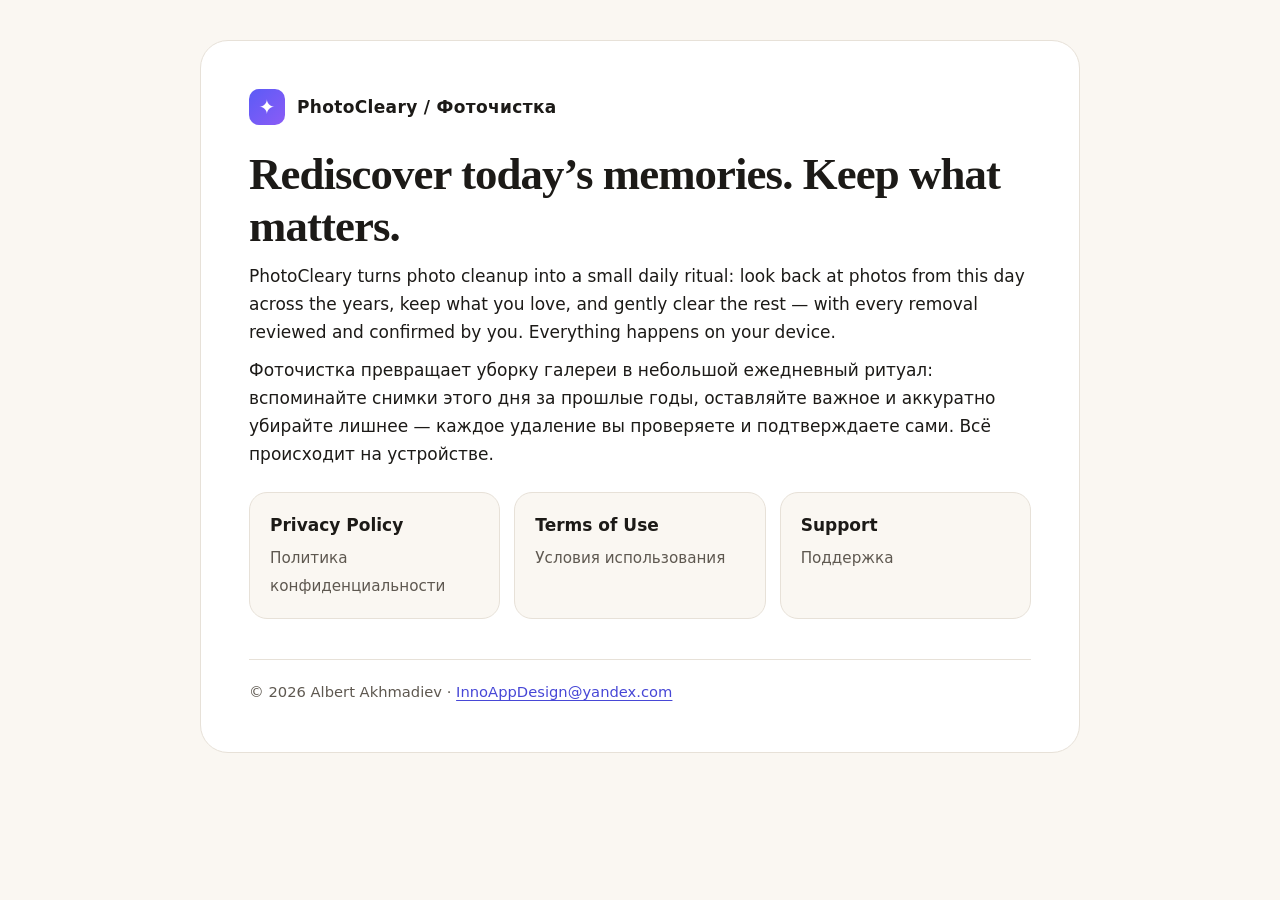
<file: index.html>
<!doctype html>
<html lang="en">
<head>
<meta charset="utf-8">
<meta name="viewport" content="width=device-width, initial-scale=1">
<title>PhotoCleary / Фоточистка — On This Day, tidy library</title>
<meta name="description" content="PhotoCleary turns photo cleanup into a small daily ritual: rediscover memories from this day, keep what matters, and safely remove clutter. On device, private.">
<link rel="stylesheet" href="style.css">
</head>
<body>
<main>
<header><div class="brand"><span class="mark" aria-hidden="true">✦</span> PhotoCleary / Фоточистка</div></header>
<h1>Rediscover today’s memories. Keep what matters.</h1>
<p>PhotoCleary turns photo cleanup into a small daily ritual: look back at photos from this day across the years, keep what you love, and gently clear the rest — with every removal reviewed and confirmed by you. Everything happens on your device.</p>
<p lang="ru">Фоточистка превращает уборку галереи в небольшой ежедневный ритуал: вспоминайте снимки этого дня за прошлые годы, оставляйте важное и аккуратно убирайте лишнее — каждое удаление вы проверяете и подтверждаете сами. Всё происходит на устройстве.</p>
<div class="cards">
  <a class="card" href="privacy.html"><strong>Privacy Policy</strong><span>Политика конфиденциальности</span></a>
  <a class="card" href="terms.html"><strong>Terms of Use</strong><span>Условия использования</span></a>
  <a class="card" href="support.html"><strong>Support</strong><span>Поддержка</span></a>
</div>
<footer>© 2026 Albert Akhmadiev · <a href="mailto:InnoAppDesign@yandex.com">InnoAppDesign@yandex.com</a></footer>
</main>
</body>
</html>
</file>
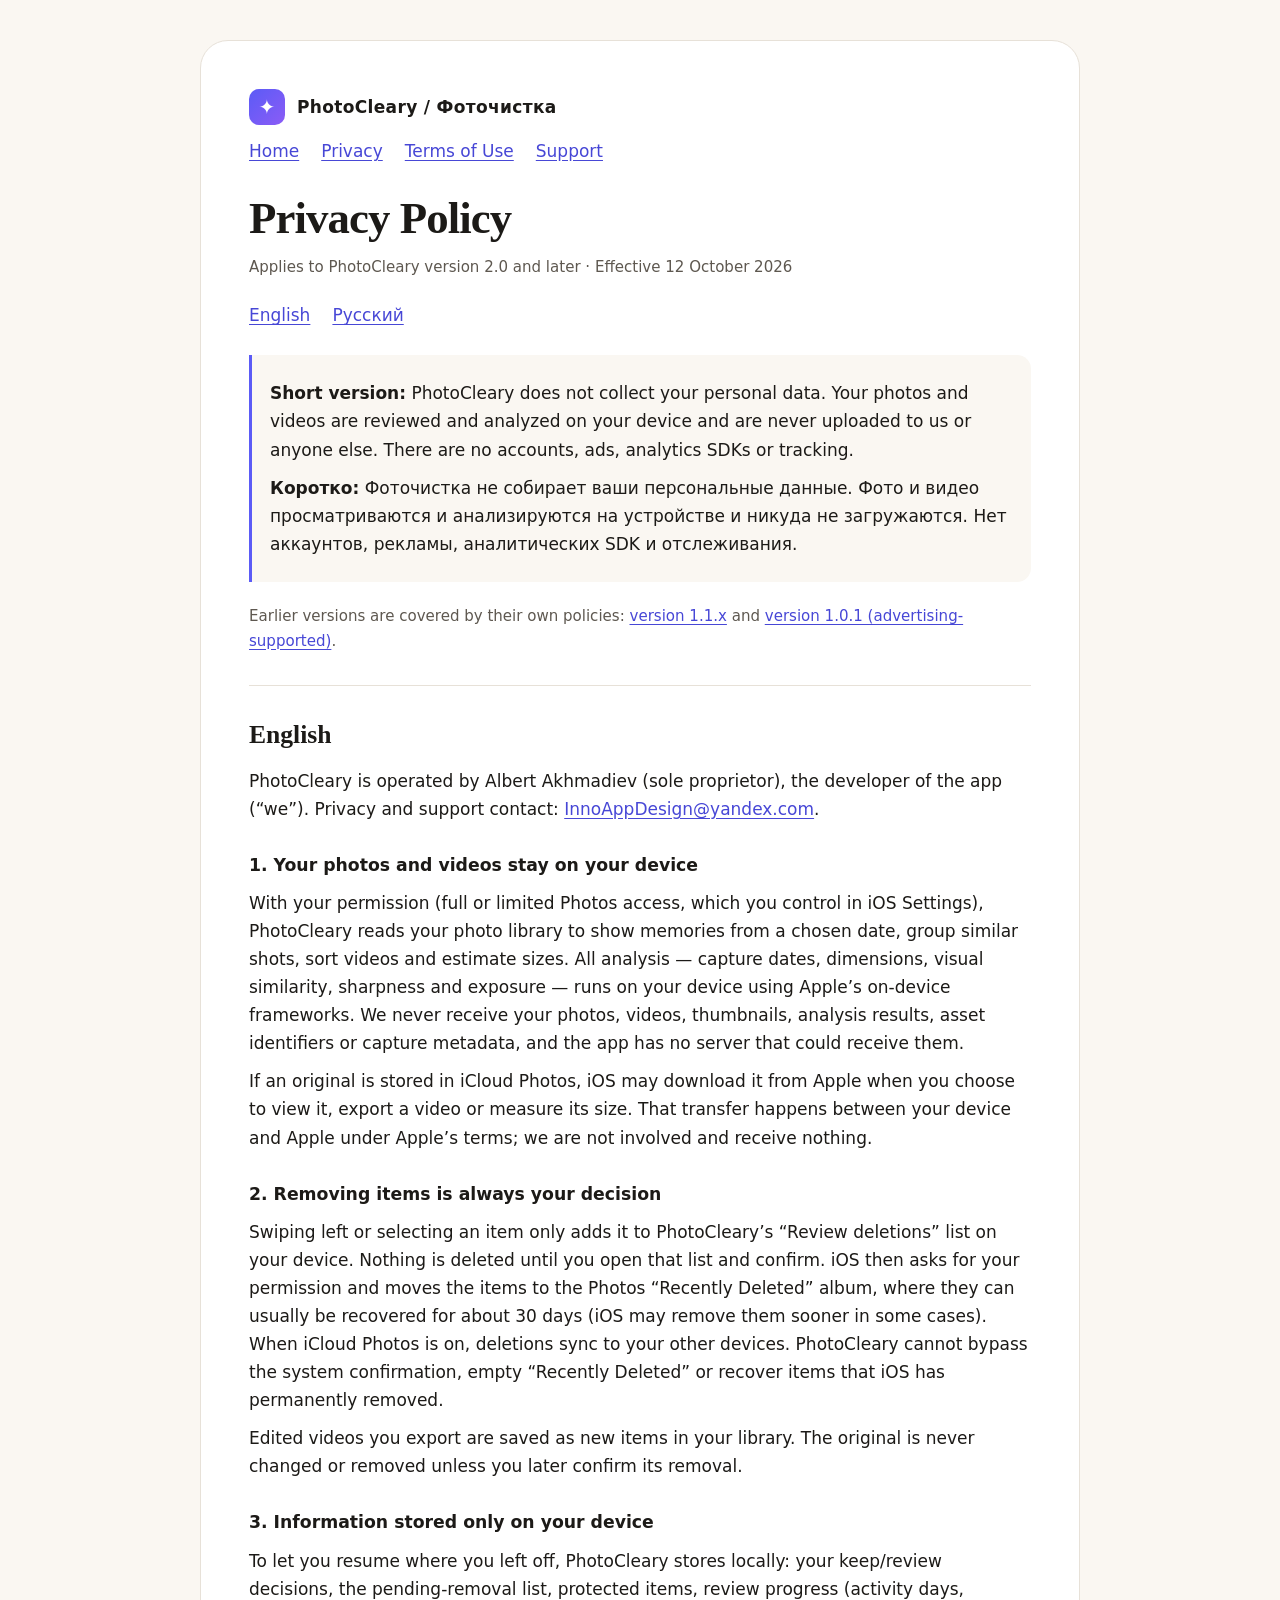
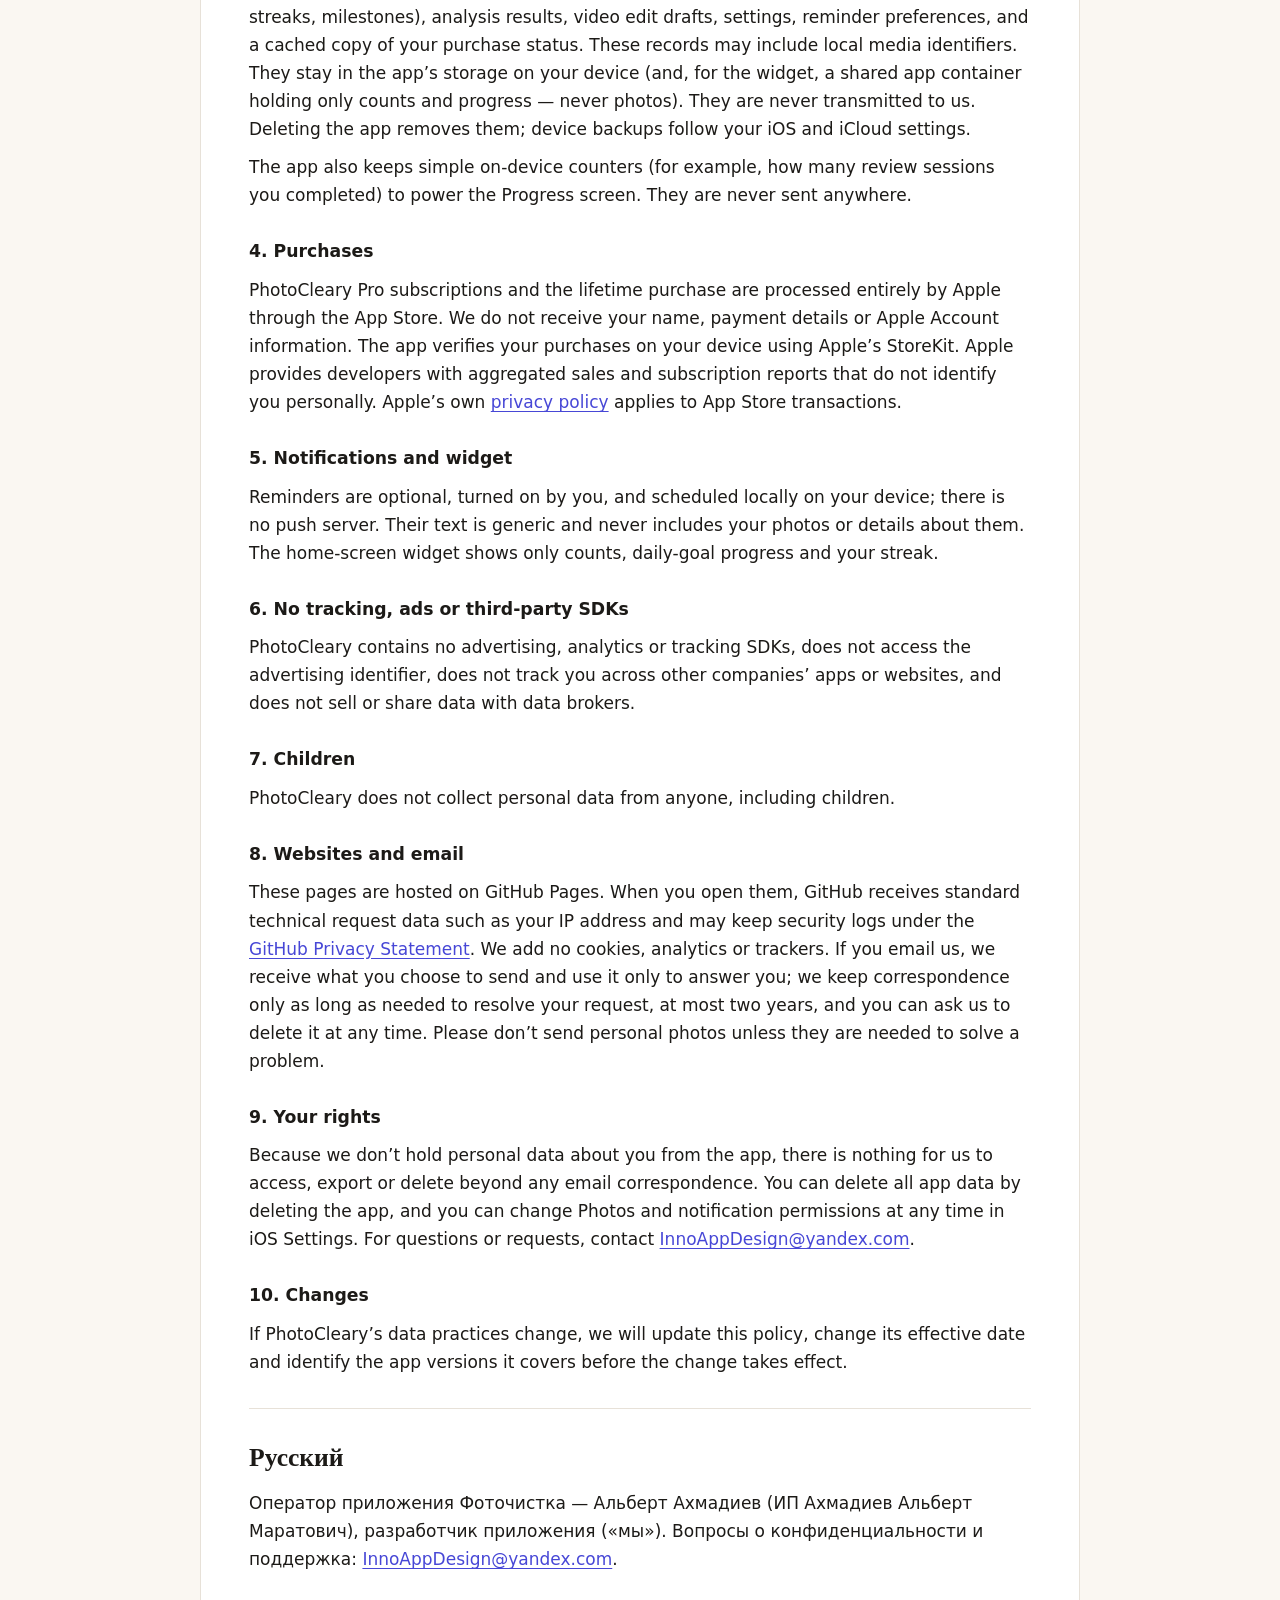
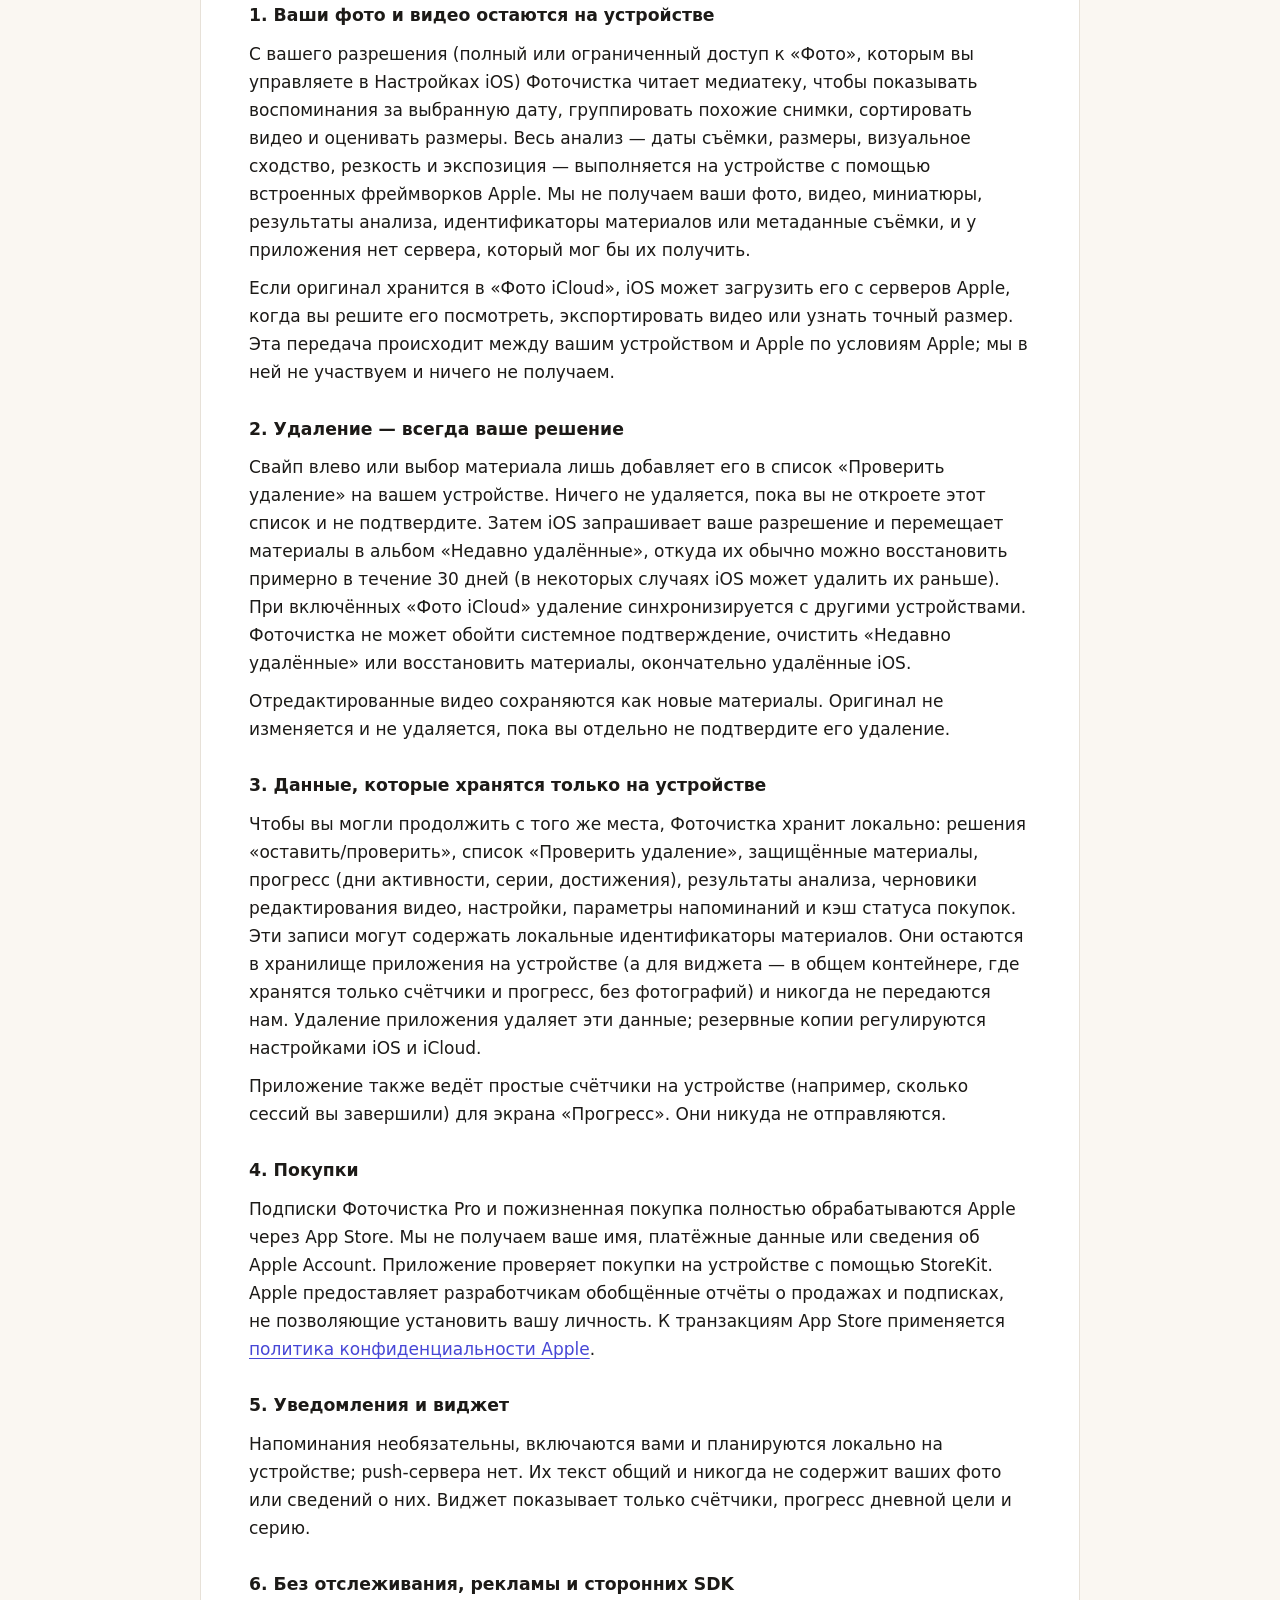
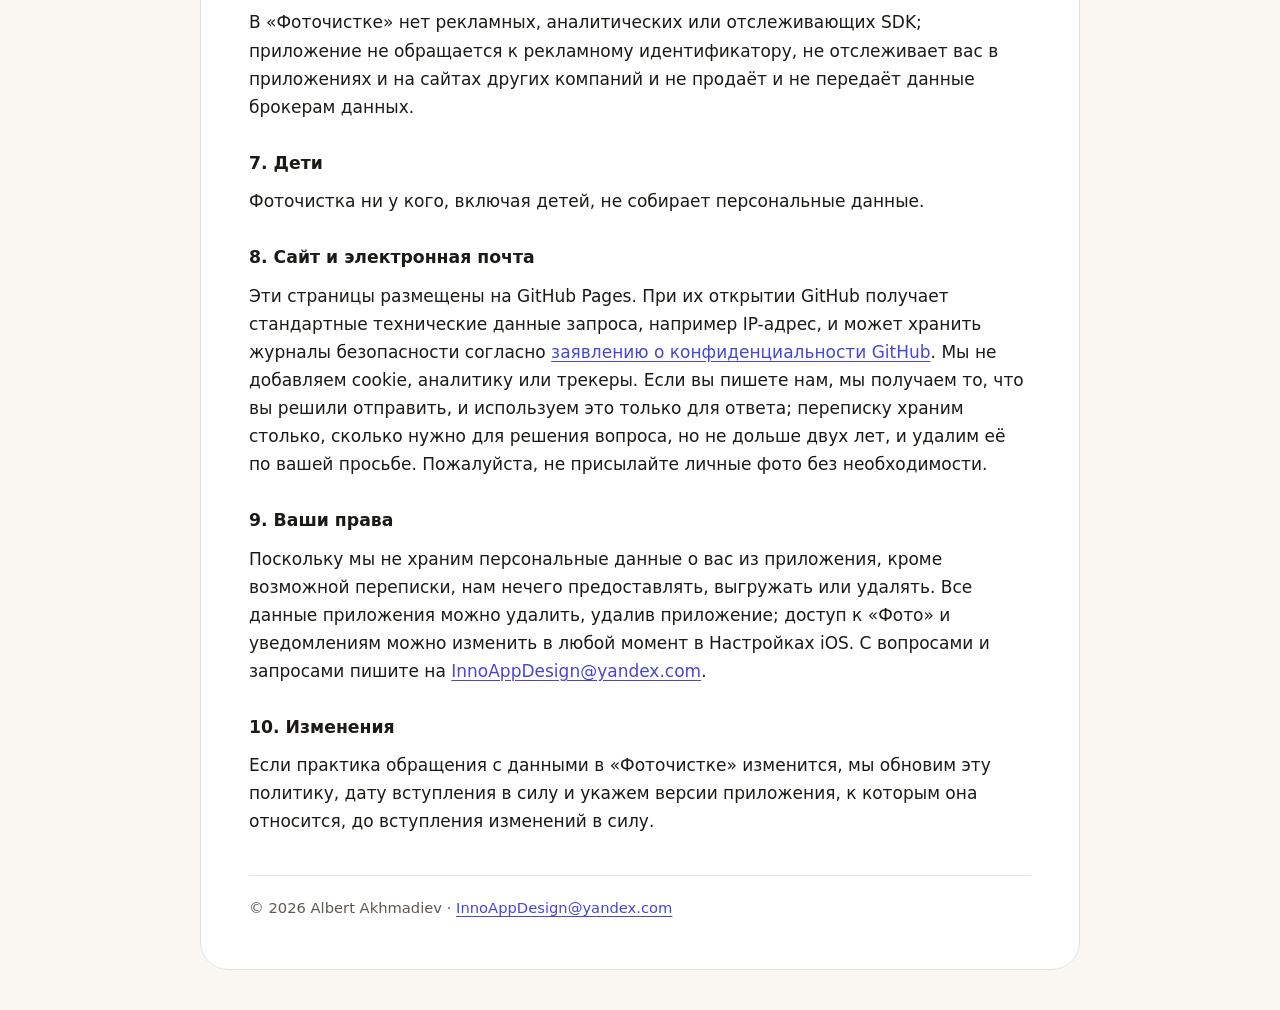
<file: privacy.html>
<!doctype html>
<html lang="en">
<head>
<meta charset="utf-8">
<meta name="viewport" content="width=device-width, initial-scale=1">
<title>PhotoCleary / Фоточистка — Privacy Policy</title>
<meta name="description" content="PhotoCleary privacy policy for version 2.0 and later. Your photos stay on your device.">
<link rel="stylesheet" href="style.css">
</head>
<body>
<main>
<header>
  <div class="brand"><span class="mark" aria-hidden="true">✦</span> PhotoCleary / Фоточистка</div>
  <nav class="pages" aria-label="Pages"><a href="index.html">Home</a><a href="privacy.html" aria-current="page">Privacy</a><a href="terms.html">Terms of Use</a><a href="support.html">Support</a></nav>
</header>

<h1>Privacy Policy</h1>
<p class="meta">Applies to PhotoCleary version 2.0 and later · Effective 12 October 2026</p>
<nav class="lang" aria-label="Language"><a href="#english">English</a><a href="#russian">Русский</a></nav>

<div class="notice">
  <p><strong>Short version:</strong> PhotoCleary does not collect your personal data. Your photos and videos are reviewed and analyzed on your device and are never uploaded to us or anyone else. There are no accounts, ads, analytics SDKs or tracking.</p>
  <p lang="ru"><strong>Коротко:</strong> Фоточистка не собирает ваши персональные данные. Фото и видео просматриваются и анализируются на устройстве и никуда не загружаются. Нет аккаунтов, рекламы, аналитических SDK и отслеживания.</p>
</div>

<p class="meta">Earlier versions are covered by their own policies: <a href="https://cleanshot-vault--privacy.expo.app/1.1.0.html">version 1.1.x</a> and <a href="https://shiny-kringle-8404db.netlify.app">version 1.0.1 (advertising-supported)</a>.</p>

<section class="lang" id="english" lang="en">
<h2>English</h2>
<p>PhotoCleary is operated by Albert Akhmadiev (sole proprietor), the developer of the app (“we”). Privacy and support contact: <a href="mailto:InnoAppDesign@yandex.com">InnoAppDesign@yandex.com</a>.</p>

<h3>1. Your photos and videos stay on your device</h3>
<p>With your permission (full or limited Photos access, which you control in iOS Settings), PhotoCleary reads your photo library to show memories from a chosen date, group similar shots, sort videos and estimate sizes. All analysis — capture dates, dimensions, visual similarity, sharpness and exposure — runs on your device using Apple’s on-device frameworks. We never receive your photos, videos, thumbnails, analysis results, asset identifiers or capture metadata, and the app has no server that could receive them.</p>
<p>If an original is stored in iCloud Photos, iOS may download it from Apple when you choose to view it, export a video or measure its size. That transfer happens between your device and Apple under Apple’s terms; we are not involved and receive nothing.</p>

<h3>2. Removing items is always your decision</h3>
<p>Swiping left or selecting an item only adds it to PhotoCleary’s “Review deletions” list on your device. Nothing is deleted until you open that list and confirm. iOS then asks for your permission and moves the items to the Photos “Recently Deleted” album, where they can usually be recovered for about 30 days (iOS may remove them sooner in some cases). When iCloud Photos is on, deletions sync to your other devices. PhotoCleary cannot bypass the system confirmation, empty “Recently Deleted” or recover items that iOS has permanently removed.</p>
<p>Edited videos you export are saved as new items in your library. The original is never changed or removed unless you later confirm its removal.</p>

<h3>3. Information stored only on your device</h3>
<p>To let you resume where you left off, PhotoCleary stores locally: your keep/review decisions, the pending-removal list, protected items, review progress (activity days, streaks, milestones), analysis results, video edit drafts, settings, reminder preferences, and a cached copy of your purchase status. These records may include local media identifiers. They stay in the app’s storage on your device (and, for the widget, a shared app container holding only counts and progress — never photos). They are never transmitted to us. Deleting the app removes them; device backups follow your iOS and iCloud settings.</p>
<p>The app also keeps simple on-device counters (for example, how many review sessions you completed) to power the Progress screen. They are never sent anywhere.</p>

<h3>4. Purchases</h3>
<p>PhotoCleary Pro subscriptions and the lifetime purchase are processed entirely by Apple through the App Store. We do not receive your name, payment details or Apple Account information. The app verifies your purchases on your device using Apple’s StoreKit. Apple provides developers with aggregated sales and subscription reports that do not identify you personally. Apple’s own <a href="https://www.apple.com/legal/privacy/">privacy policy</a> applies to App Store transactions.</p>

<h3>5. Notifications and widget</h3>
<p>Reminders are optional, turned on by you, and scheduled locally on your device; there is no push server. Their text is generic and never includes your photos or details about them. The home-screen widget shows only counts, daily-goal progress and your streak.</p>

<h3>6. No tracking, ads or third-party SDKs</h3>
<p>PhotoCleary contains no advertising, analytics or tracking SDKs, does not access the advertising identifier, does not track you across other companies’ apps or websites, and does not sell or share data with data brokers.</p>

<h3>7. Children</h3>
<p>PhotoCleary does not collect personal data from anyone, including children.</p>

<h3>8. Websites and email</h3>
<p>These pages are hosted on GitHub Pages. When you open them, GitHub receives standard technical request data such as your IP address and may keep security logs under the <a href="https://docs.github.com/site-policy/privacy-policies/github-general-privacy-statement">GitHub Privacy Statement</a>. We add no cookies, analytics or trackers. If you email us, we receive what you choose to send and use it only to answer you; we keep correspondence only as long as needed to resolve your request, at most two years, and you can ask us to delete it at any time. Please don’t send personal photos unless they are needed to solve a problem.</p>

<h3>9. Your rights</h3>
<p>Because we don’t hold personal data about you from the app, there is nothing for us to access, export or delete beyond any email correspondence. You can delete all app data by deleting the app, and you can change Photos and notification permissions at any time in iOS Settings. For questions or requests, contact <a href="mailto:InnoAppDesign@yandex.com">InnoAppDesign@yandex.com</a>.</p>

<h3>10. Changes</h3>
<p>If PhotoCleary’s data practices change, we will update this policy, change its effective date and identify the app versions it covers before the change takes effect.</p>
</section>

<section class="lang" id="russian" lang="ru">
<h2>Русский</h2>
<p>Оператор приложения Фоточистка — Альберт Ахмадиев (ИП Ахмадиев Альберт Маратович), разработчик приложения («мы»). Вопросы о конфиденциальности и поддержка: <a href="mailto:InnoAppDesign@yandex.com">InnoAppDesign@yandex.com</a>.</p>

<h3>1. Ваши фото и видео остаются на устройстве</h3>
<p>С вашего разрешения (полный или ограниченный доступ к «Фото», которым вы управляете в Настройках iOS) Фоточистка читает медиатеку, чтобы показывать воспоминания за выбранную дату, группировать похожие снимки, сортировать видео и оценивать размеры. Весь анализ — даты съёмки, размеры, визуальное сходство, резкость и экспозиция — выполняется на устройстве с помощью встроенных фреймворков Apple. Мы не получаем ваши фото, видео, миниатюры, результаты анализа, идентификаторы материалов или метаданные съёмки, и у приложения нет сервера, который мог бы их получить.</p>
<p>Если оригинал хранится в «Фото iCloud», iOS может загрузить его с серверов Apple, когда вы решите его посмотреть, экспортировать видео или узнать точный размер. Эта передача происходит между вашим устройством и Apple по условиям Apple; мы в ней не участвуем и ничего не получаем.</p>

<h3>2. Удаление — всегда ваше решение</h3>
<p>Свайп влево или выбор материала лишь добавляет его в список «Проверить удаление» на вашем устройстве. Ничего не удаляется, пока вы не откроете этот список и не подтвердите. Затем iOS запрашивает ваше разрешение и перемещает материалы в альбом «Недавно удалённые», откуда их обычно можно восстановить примерно в течение 30 дней (в некоторых случаях iOS может удалить их раньше). При включённых «Фото iCloud» удаление синхронизируется с другими устройствами. Фоточистка не может обойти системное подтверждение, очистить «Недавно удалённые» или восстановить материалы, окончательно удалённые iOS.</p>
<p>Отредактированные видео сохраняются как новые материалы. Оригинал не изменяется и не удаляется, пока вы отдельно не подтвердите его удаление.</p>

<h3>3. Данные, которые хранятся только на устройстве</h3>
<p>Чтобы вы могли продолжить с того же места, Фоточистка хранит локально: решения «оставить/проверить», список «Проверить удаление», защищённые материалы, прогресс (дни активности, серии, достижения), результаты анализа, черновики редактирования видео, настройки, параметры напоминаний и кэш статуса покупок. Эти записи могут содержать локальные идентификаторы материалов. Они остаются в хранилище приложения на устройстве (а для виджета — в общем контейнере, где хранятся только счётчики и прогресс, без фотографий) и никогда не передаются нам. Удаление приложения удаляет эти данные; резервные копии регулируются настройками iOS и iCloud.</p>
<p>Приложение также ведёт простые счётчики на устройстве (например, сколько сессий вы завершили) для экрана «Прогресс». Они никуда не отправляются.</p>

<h3>4. Покупки</h3>
<p>Подписки Фоточистка Pro и пожизненная покупка полностью обрабатываются Apple через App Store. Мы не получаем ваше имя, платёжные данные или сведения об Apple Account. Приложение проверяет покупки на устройстве с помощью StoreKit. Apple предоставляет разработчикам обобщённые отчёты о продажах и подписках, не позволяющие установить вашу личность. К транзакциям App Store применяется <a href="https://www.apple.com/legal/privacy/">политика конфиденциальности Apple</a>.</p>

<h3>5. Уведомления и виджет</h3>
<p>Напоминания необязательны, включаются вами и планируются локально на устройстве; push-сервера нет. Их текст общий и никогда не содержит ваших фото или сведений о них. Виджет показывает только счётчики, прогресс дневной цели и серию.</p>

<h3>6. Без отслеживания, рекламы и сторонних SDK</h3>
<p>В «Фоточистке» нет рекламных, аналитических или отслеживающих SDK; приложение не обращается к рекламному идентификатору, не отслеживает вас в приложениях и на сайтах других компаний и не продаёт и не передаёт данные брокерам данных.</p>

<h3>7. Дети</h3>
<p>Фоточистка ни у кого, включая детей, не собирает персональные данные.</p>

<h3>8. Сайт и электронная почта</h3>
<p>Эти страницы размещены на GitHub Pages. При их открытии GitHub получает стандартные технические данные запроса, например IP-адрес, и может хранить журналы безопасности согласно <a href="https://docs.github.com/site-policy/privacy-policies/github-general-privacy-statement">заявлению о конфиденциальности GitHub</a>. Мы не добавляем cookie, аналитику или трекеры. Если вы пишете нам, мы получаем то, что вы решили отправить, и используем это только для ответа; переписку храним столько, сколько нужно для решения вопроса, но не дольше двух лет, и удалим её по вашей просьбе. Пожалуйста, не присылайте личные фото без необходимости.</p>

<h3>9. Ваши права</h3>
<p>Поскольку мы не храним персональные данные о вас из приложения, кроме возможной переписки, нам нечего предоставлять, выгружать или удалять. Все данные приложения можно удалить, удалив приложение; доступ к «Фото» и уведомлениям можно изменить в любой момент в Настройках iOS. С вопросами и запросами пишите на <a href="mailto:InnoAppDesign@yandex.com">InnoAppDesign@yandex.com</a>.</p>

<h3>10. Изменения</h3>
<p>Если практика обращения с данными в «Фоточистке» изменится, мы обновим эту политику, дату вступления в силу и укажем версии приложения, к которым она относится, до вступления изменений в силу.</p>
</section>

<footer>© 2026 Albert Akhmadiev · <a href="mailto:InnoAppDesign@yandex.com">InnoAppDesign@yandex.com</a></footer>
</main>
</body>
</html>
</file>
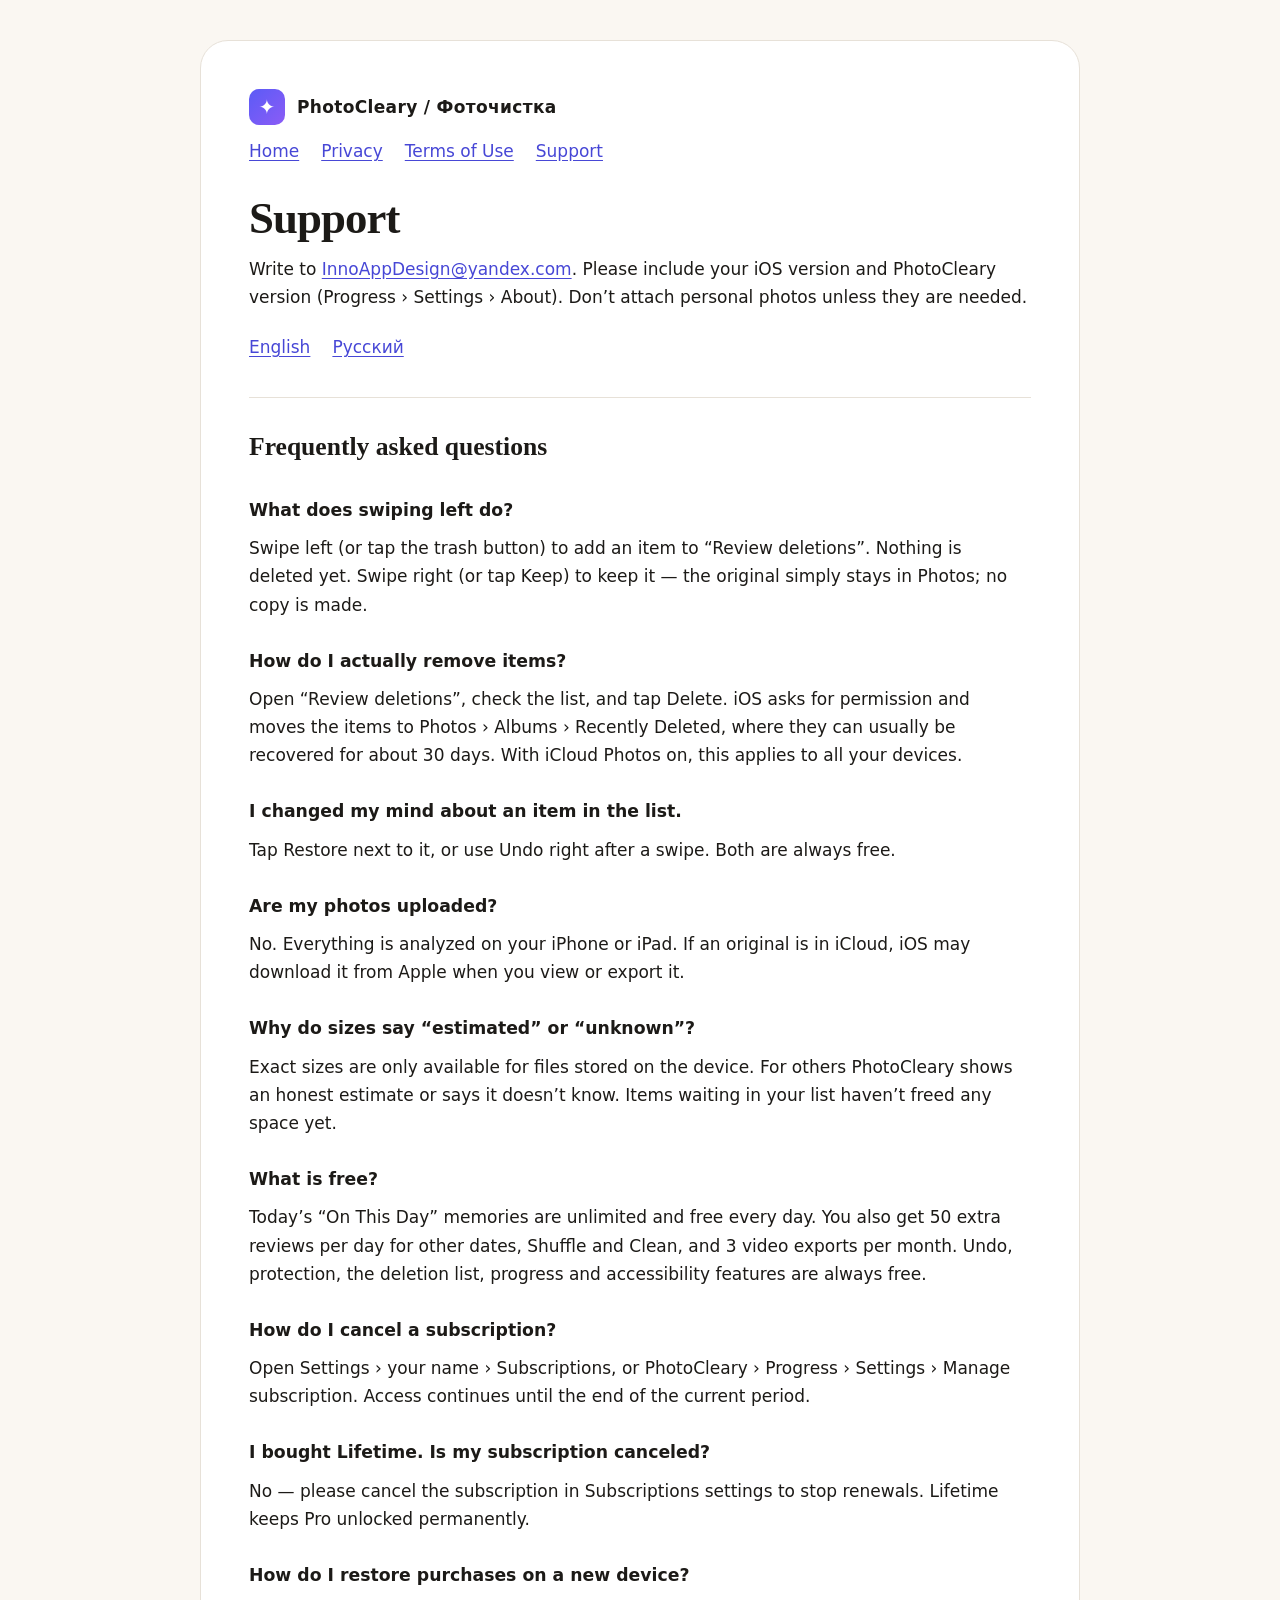
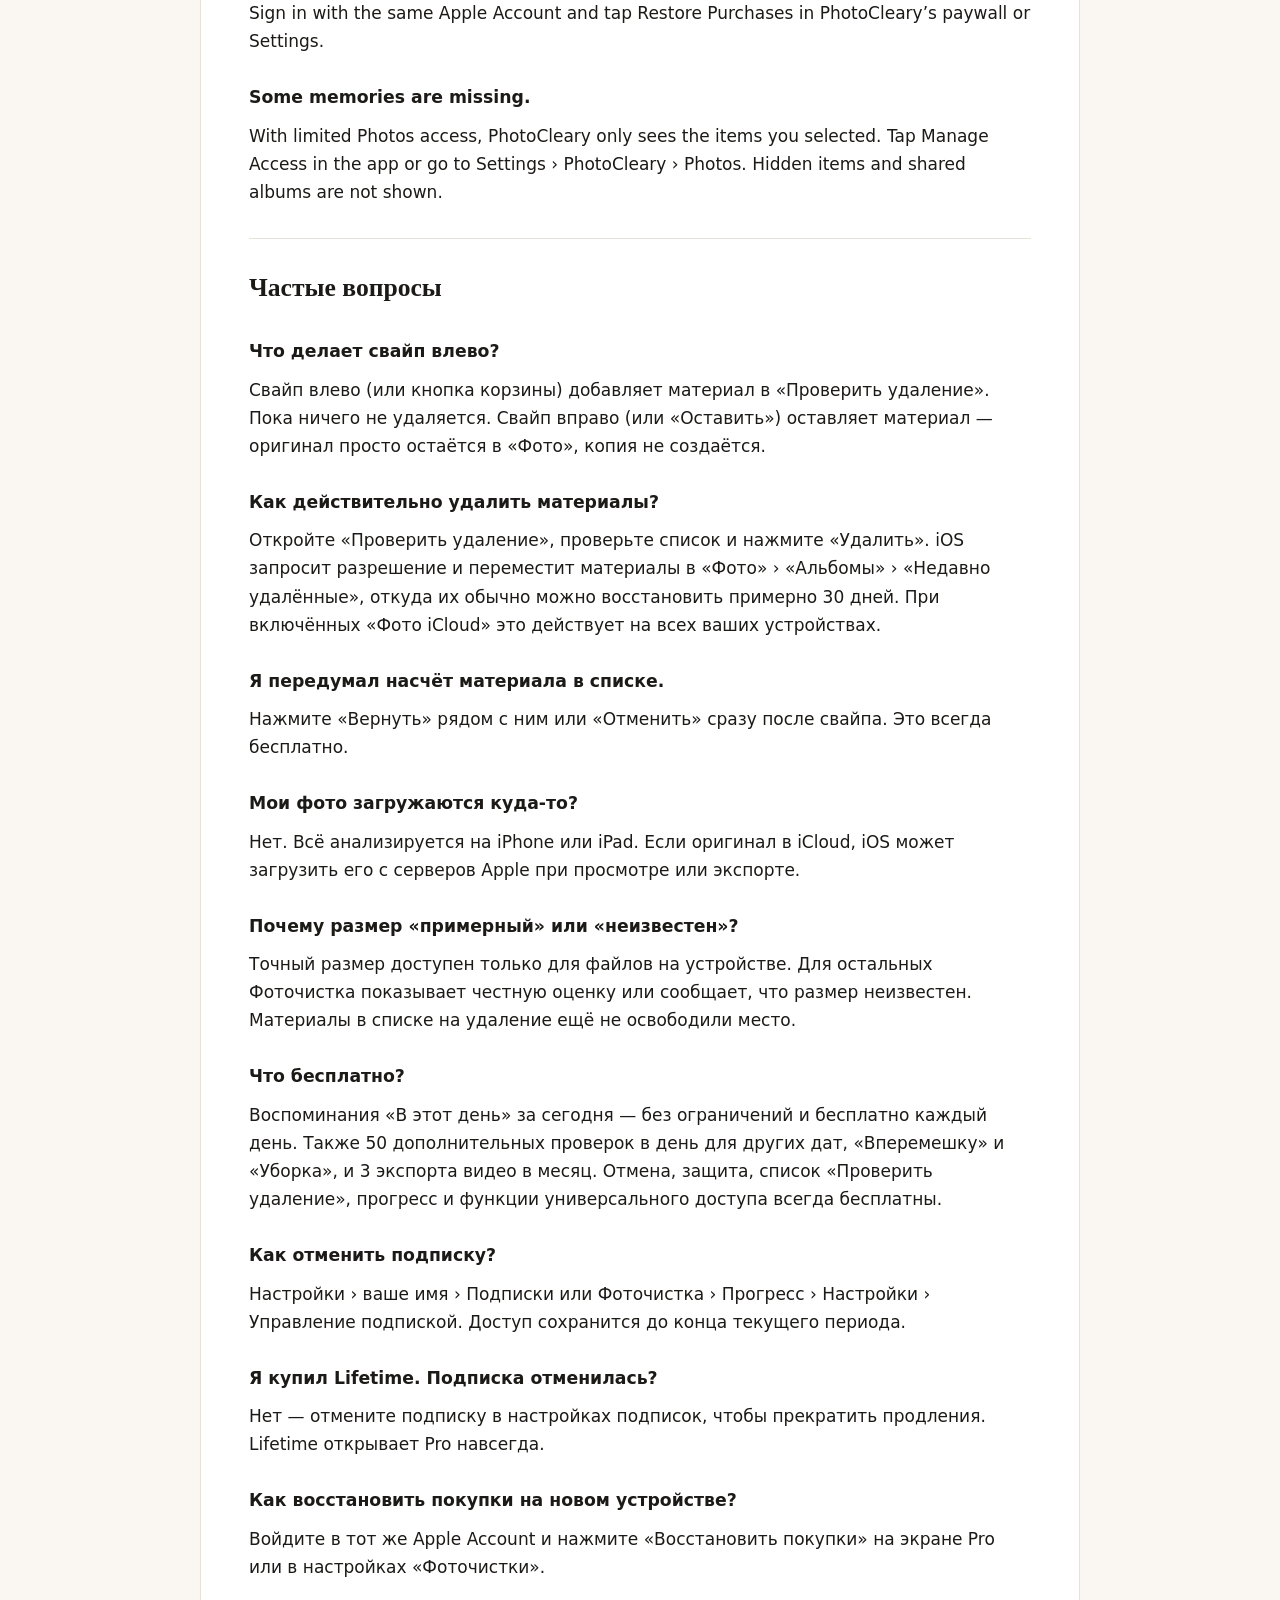
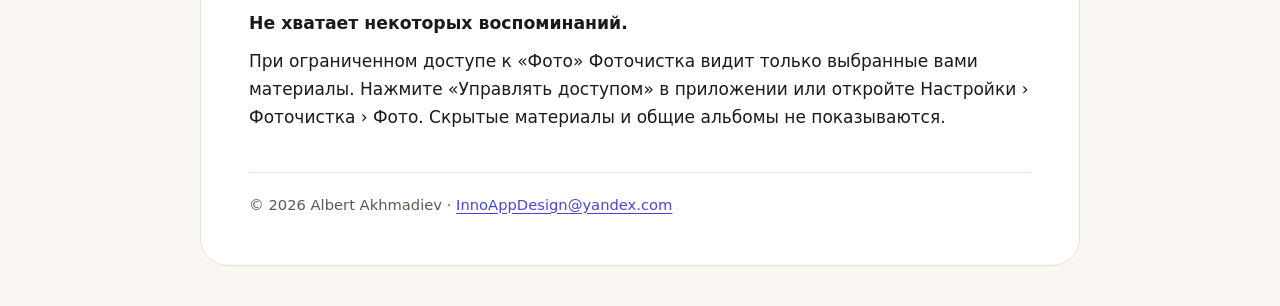
<file: support.html>
<!doctype html>
<html lang="en">
<head>
<meta charset="utf-8">
<meta name="viewport" content="width=device-width, initial-scale=1">
<title>PhotoCleary / Фоточистка — Support</title>
<meta name="description" content="Help and answers for PhotoCleary: daily memories, safe deletion, Pro and purchases.">
<link rel="stylesheet" href="style.css">
</head>
<body>
<main>
<header>
  <div class="brand"><span class="mark" aria-hidden="true">✦</span> PhotoCleary / Фоточистка</div>
  <nav class="pages" aria-label="Pages"><a href="index.html">Home</a><a href="privacy.html">Privacy</a><a href="terms.html">Terms of Use</a><a href="support.html" aria-current="page">Support</a></nav>
</header>
<h1>Support</h1>
<p>Write to <a href="mailto:InnoAppDesign@yandex.com?subject=PhotoCleary%20support">InnoAppDesign@yandex.com</a>. Please include your iOS version and PhotoCleary version (Progress › Settings › About). Don’t attach personal photos unless they are needed.</p>
<nav class="lang" aria-label="Language"><a href="#english">English</a><a href="#russian">Русский</a></nav>

<section class="lang" id="english" lang="en">
<h2>Frequently asked questions</h2>
<h3>What does swiping left do?</h3>
<p>Swipe left (or tap the trash button) to add an item to “Review deletions”. Nothing is deleted yet. Swipe right (or tap Keep) to keep it — the original simply stays in Photos; no copy is made.</p>
<h3>How do I actually remove items?</h3>
<p>Open “Review deletions”, check the list, and tap Delete. iOS asks for permission and moves the items to Photos › Albums › Recently Deleted, where they can usually be recovered for about 30 days. With iCloud Photos on, this applies to all your devices.</p>
<h3>I changed my mind about an item in the list.</h3>
<p>Tap Restore next to it, or use Undo right after a swipe. Both are always free.</p>
<h3>Are my photos uploaded?</h3>
<p>No. Everything is analyzed on your iPhone or iPad. If an original is in iCloud, iOS may download it from Apple when you view or export it.</p>
<h3>Why do sizes say “estimated” or “unknown”?</h3>
<p>Exact sizes are only available for files stored on the device. For others PhotoCleary shows an honest estimate or says it doesn’t know. Items waiting in your list haven’t freed any space yet.</p>
<h3>What is free?</h3>
<p>Today’s “On This Day” memories are unlimited and free every day. You also get 50 extra reviews per day for other dates, Shuffle and Clean, and 3 video exports per month. Undo, protection, the deletion list, progress and accessibility features are always free.</p>
<h3>How do I cancel a subscription?</h3>
<p>Open Settings › your name › Subscriptions, or PhotoCleary › Progress › Settings › Manage subscription. Access continues until the end of the current period.</p>
<h3>I bought Lifetime. Is my subscription canceled?</h3>
<p>No — please cancel the subscription in Subscriptions settings to stop renewals. Lifetime keeps Pro unlocked permanently.</p>
<h3>How do I restore purchases on a new device?</h3>
<p>Sign in with the same Apple Account and tap Restore Purchases in PhotoCleary’s paywall or Settings.</p>
<h3>Some memories are missing.</h3>
<p>With limited Photos access, PhotoCleary only sees the items you selected. Tap Manage Access in the app or go to Settings › PhotoCleary › Photos. Hidden items and shared albums are not shown.</p>
</section>

<section class="lang" id="russian" lang="ru">
<h2>Частые вопросы</h2>
<h3>Что делает свайп влево?</h3>
<p>Свайп влево (или кнопка корзины) добавляет материал в «Проверить удаление». Пока ничего не удаляется. Свайп вправо (или «Оставить») оставляет материал — оригинал просто остаётся в «Фото», копия не создаётся.</p>
<h3>Как действительно удалить материалы?</h3>
<p>Откройте «Проверить удаление», проверьте список и нажмите «Удалить». iOS запросит разрешение и переместит материалы в «Фото» › «Альбомы» › «Недавно удалённые», откуда их обычно можно восстановить примерно 30 дней. При включённых «Фото iCloud» это действует на всех ваших устройствах.</p>
<h3>Я передумал насчёт материала в списке.</h3>
<p>Нажмите «Вернуть» рядом с ним или «Отменить» сразу после свайпа. Это всегда бесплатно.</p>
<h3>Мои фото загружаются куда-то?</h3>
<p>Нет. Всё анализируется на iPhone или iPad. Если оригинал в iCloud, iOS может загрузить его с серверов Apple при просмотре или экспорте.</p>
<h3>Почему размер «примерный» или «неизвестен»?</h3>
<p>Точный размер доступен только для файлов на устройстве. Для остальных Фоточистка показывает честную оценку или сообщает, что размер неизвестен. Материалы в списке на удаление ещё не освободили место.</p>
<h3>Что бесплатно?</h3>
<p>Воспоминания «В этот день» за сегодня — без ограничений и бесплатно каждый день. Также 50 дополнительных проверок в день для других дат, «Вперемешку» и «Уборка», и 3 экспорта видео в месяц. Отмена, защита, список «Проверить удаление», прогресс и функции универсального доступа всегда бесплатны.</p>
<h3>Как отменить подписку?</h3>
<p>Настройки › ваше имя › Подписки или Фоточистка › Прогресс › Настройки › Управление подпиской. Доступ сохранится до конца текущего периода.</p>
<h3>Я купил Lifetime. Подписка отменилась?</h3>
<p>Нет — отмените подписку в настройках подписок, чтобы прекратить продления. Lifetime открывает Pro навсегда.</p>
<h3>Как восстановить покупки на новом устройстве?</h3>
<p>Войдите в тот же Apple Account и нажмите «Восстановить покупки» на экране Pro или в настройках «Фоточистки».</p>
<h3>Не хватает некоторых воспоминаний.</h3>
<p>При ограниченном доступе к «Фото» Фоточистка видит только выбранные вами материалы. Нажмите «Управлять доступом» в приложении или откройте Настройки › Фоточистка › Фото. Скрытые материалы и общие альбомы не показываются.</p>
</section>
<footer>© 2026 Albert Akhmadiev · <a href="mailto:InnoAppDesign@yandex.com">InnoAppDesign@yandex.com</a></footer>
</main>
</body>
</html>
</file>
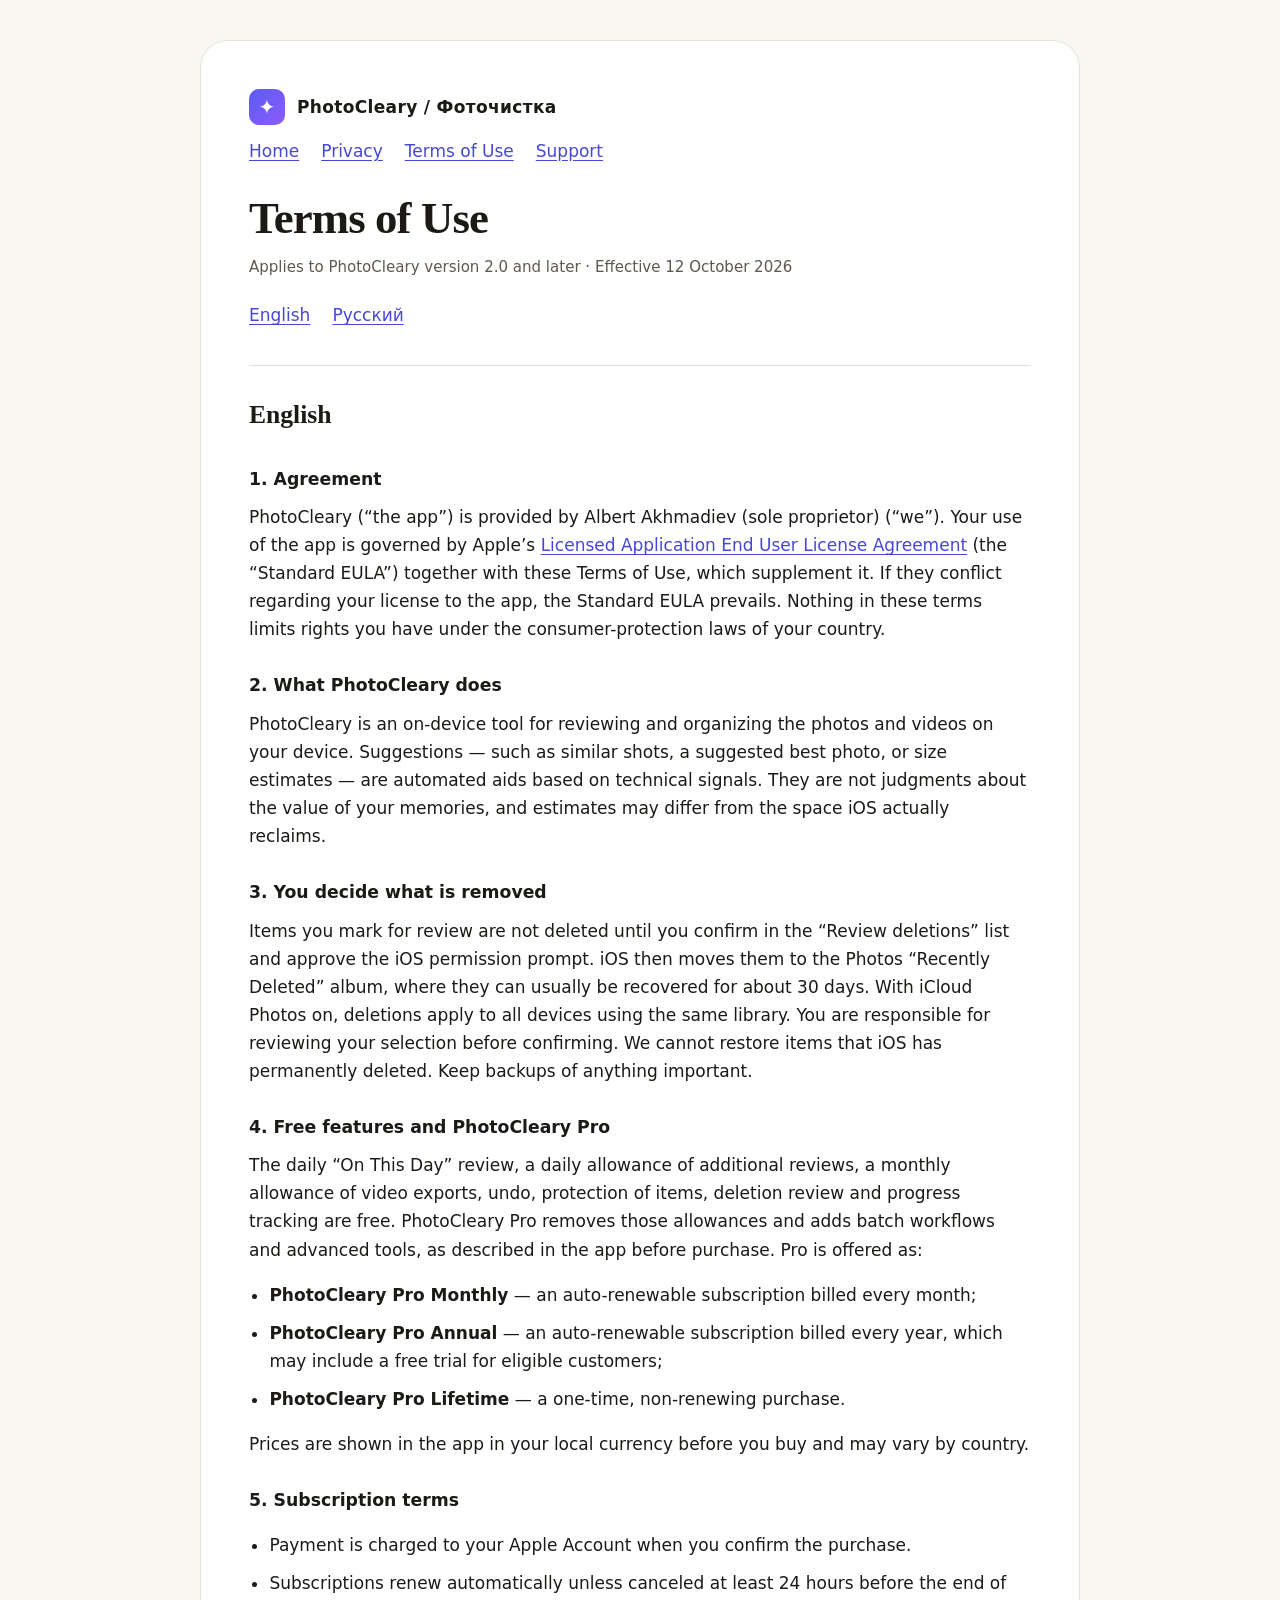
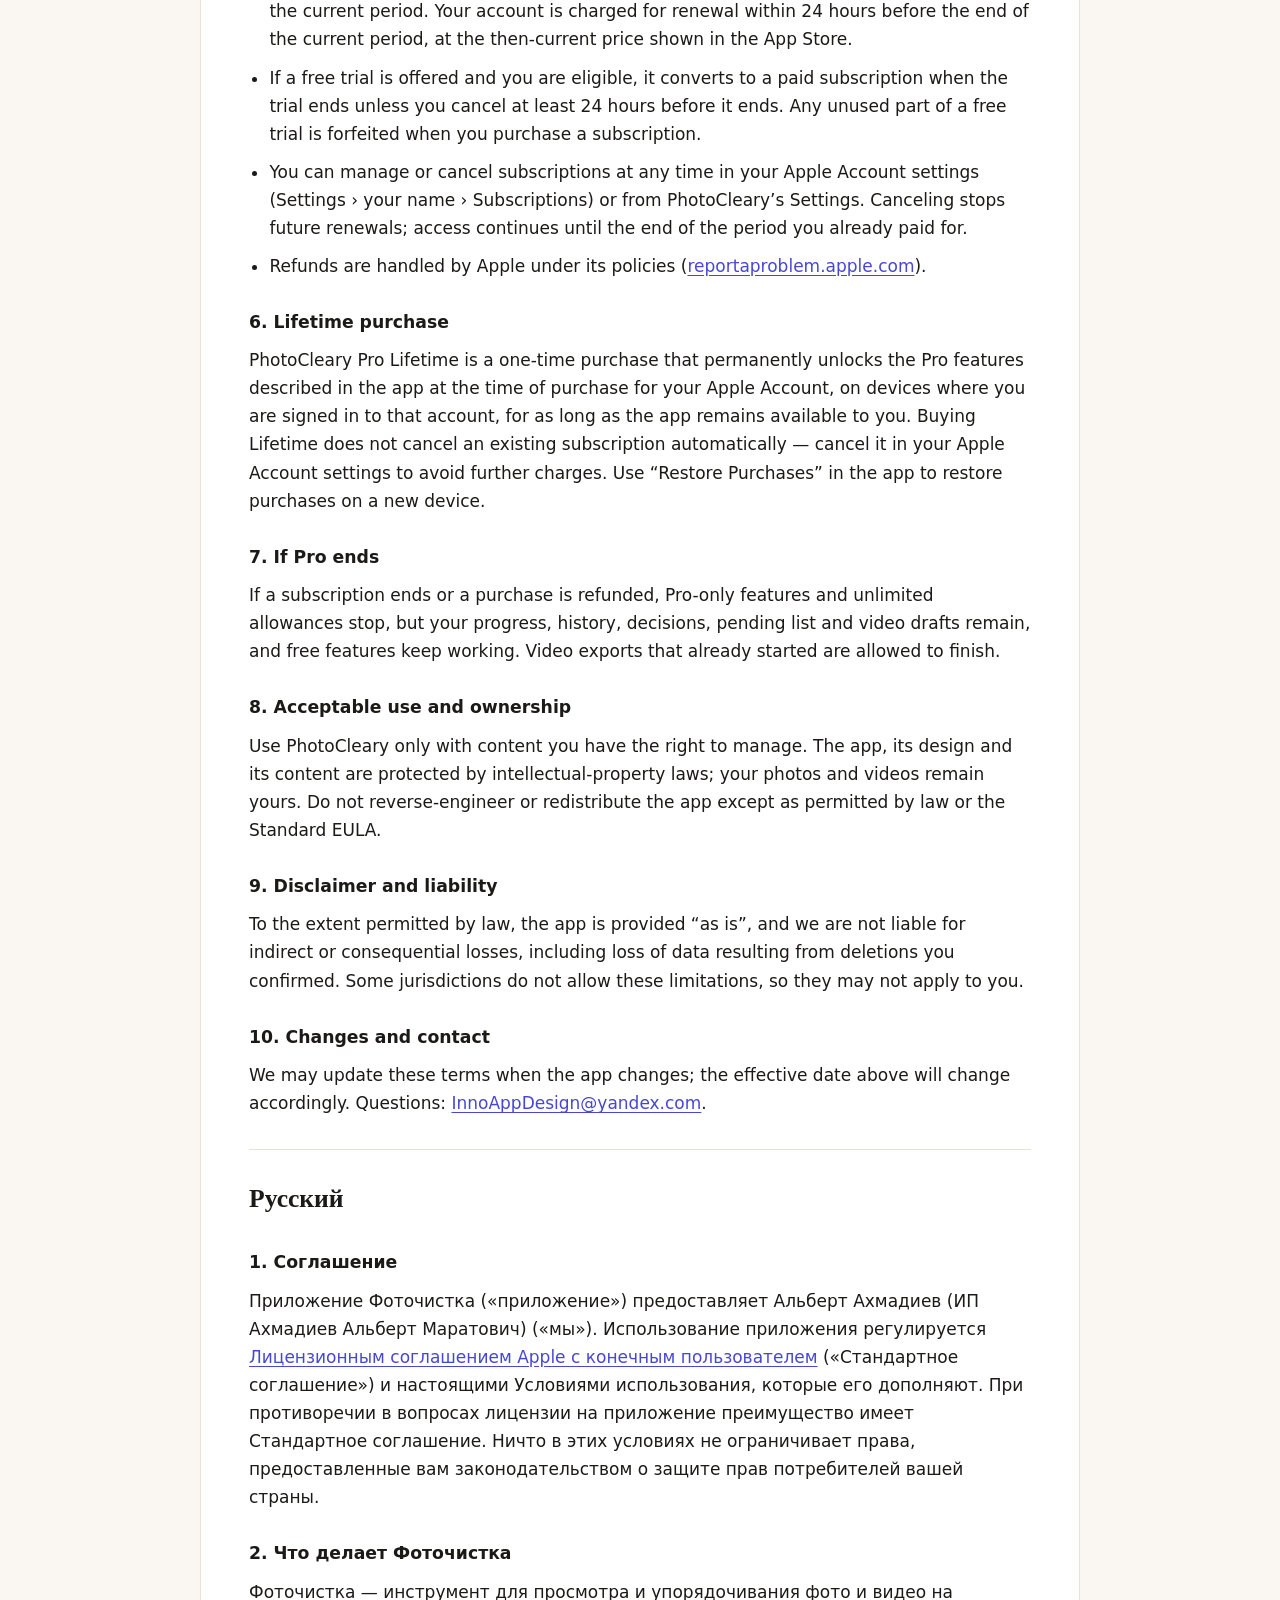
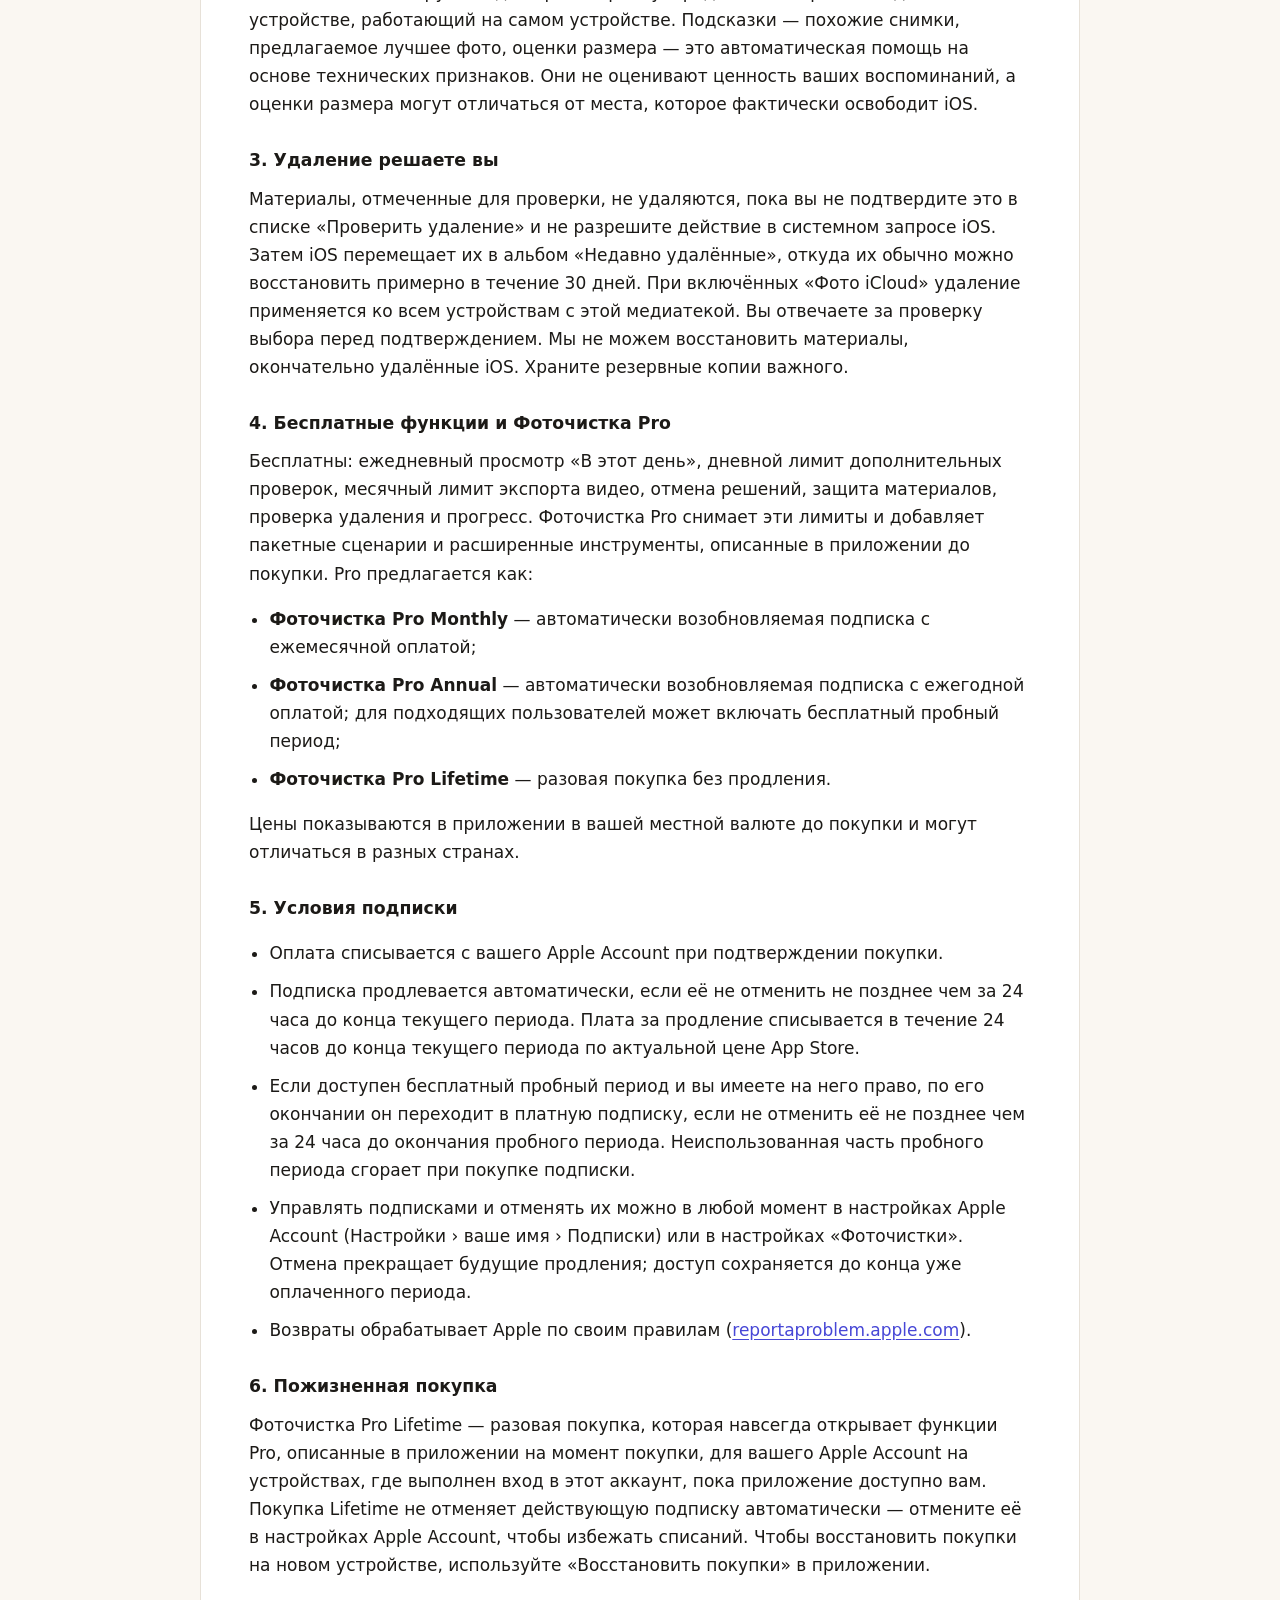
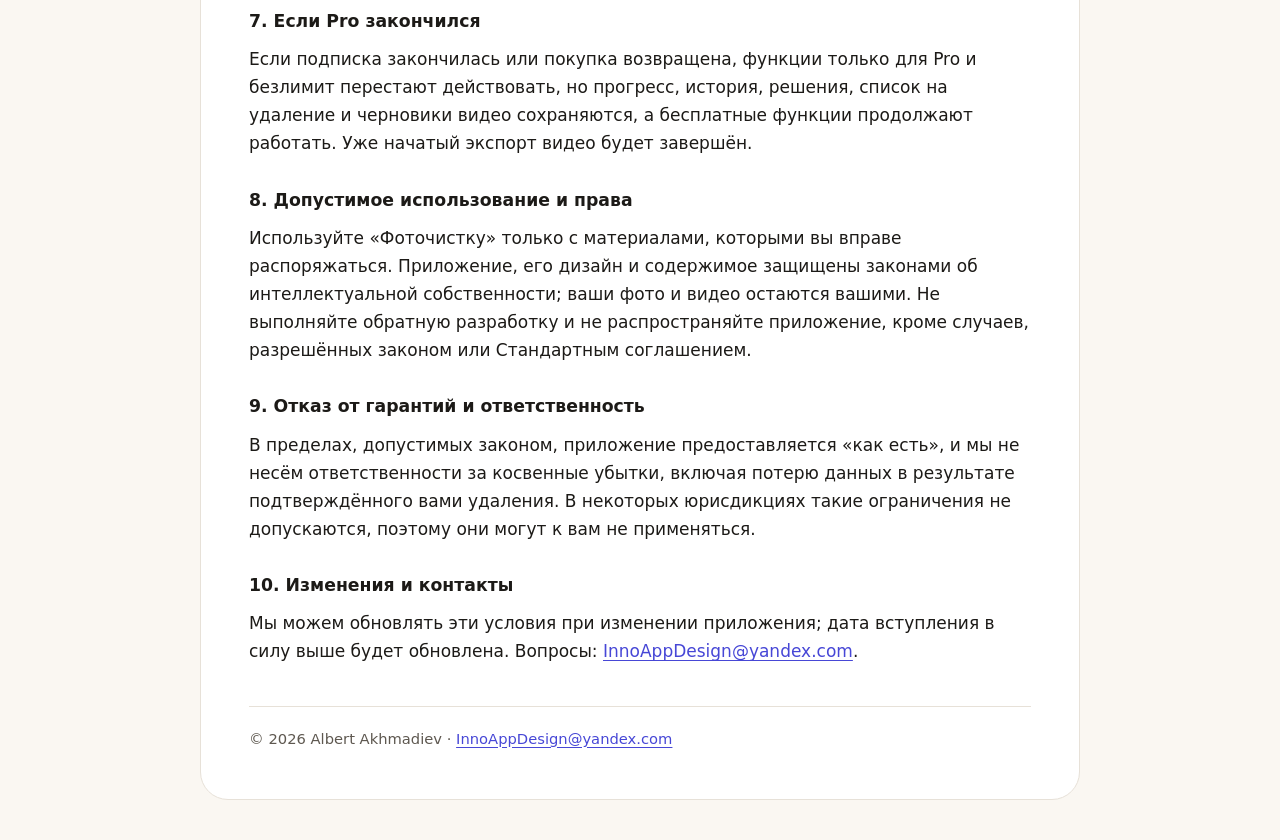
<file: terms.html>
<!doctype html>
<html lang="en">
<head>
<meta charset="utf-8">
<meta name="viewport" content="width=device-width, initial-scale=1">
<title>PhotoCleary / Фоточистка — Terms of Use</title>
<meta name="description" content="PhotoCleary Terms of Use, including PhotoCleary Pro subscription and lifetime purchase terms.">
<link rel="stylesheet" href="style.css">
</head>
<body>
<main>
<header>
  <div class="brand"><span class="mark" aria-hidden="true">✦</span> PhotoCleary / Фоточистка</div>
  <nav class="pages" aria-label="Pages"><a href="index.html">Home</a><a href="privacy.html">Privacy</a><a href="terms.html" aria-current="page">Terms of Use</a><a href="support.html">Support</a></nav>
</header>

<h1>Terms of Use</h1>
<p class="meta">Applies to PhotoCleary version 2.0 and later · Effective 12 October 2026</p>
<nav class="lang" aria-label="Language"><a href="#english">English</a><a href="#russian">Русский</a></nav>

<section class="lang" id="english" lang="en">
<h2>English</h2>

<h3>1. Agreement</h3>
<p>PhotoCleary (“the app”) is provided by Albert Akhmadiev (sole proprietor) (“we”). Your use of the app is governed by Apple’s <a href="https://www.apple.com/legal/internet-services/itunes/dev/stdeula/">Licensed Application End User License Agreement</a> (the “Standard EULA”) together with these Terms of Use, which supplement it. If they conflict regarding your license to the app, the Standard EULA prevails. Nothing in these terms limits rights you have under the consumer-protection laws of your country.</p>

<h3>2. What PhotoCleary does</h3>
<p>PhotoCleary is an on-device tool for reviewing and organizing the photos and videos on your device. Suggestions — such as similar shots, a suggested best photo, or size estimates — are automated aids based on technical signals. They are not judgments about the value of your memories, and estimates may differ from the space iOS actually reclaims.</p>

<h3>3. You decide what is removed</h3>
<p>Items you mark for review are not deleted until you confirm in the “Review deletions” list and approve the iOS permission prompt. iOS then moves them to the Photos “Recently Deleted” album, where they can usually be recovered for about 30 days. With iCloud Photos on, deletions apply to all devices using the same library. You are responsible for reviewing your selection before confirming. We cannot restore items that iOS has permanently deleted. Keep backups of anything important.</p>

<h3>4. Free features and PhotoCleary Pro</h3>
<p>The daily “On This Day” review, a daily allowance of additional reviews, a monthly allowance of video exports, undo, protection of items, deletion review and progress tracking are free. PhotoCleary Pro removes those allowances and adds batch workflows and advanced tools, as described in the app before purchase. Pro is offered as:</p>
<ul>
  <li><strong>PhotoCleary Pro Monthly</strong> — an auto-renewable subscription billed every month;</li>
  <li><strong>PhotoCleary Pro Annual</strong> — an auto-renewable subscription billed every year, which may include a free trial for eligible customers;</li>
  <li><strong>PhotoCleary Pro Lifetime</strong> — a one-time, non-renewing purchase.</li>
</ul>
<p>Prices are shown in the app in your local currency before you buy and may vary by country.</p>

<h3>5. Subscription terms</h3>
<ul>
  <li>Payment is charged to your Apple Account when you confirm the purchase.</li>
  <li>Subscriptions renew automatically unless canceled at least 24 hours before the end of the current period. Your account is charged for renewal within 24 hours before the end of the current period, at the then-current price shown in the App Store.</li>
  <li>If a free trial is offered and you are eligible, it converts to a paid subscription when the trial ends unless you cancel at least 24 hours before it ends. Any unused part of a free trial is forfeited when you purchase a subscription.</li>
  <li>You can manage or cancel subscriptions at any time in your Apple Account settings (Settings › your name › Subscriptions) or from PhotoCleary’s Settings. Canceling stops future renewals; access continues until the end of the period you already paid for.</li>
  <li>Refunds are handled by Apple under its policies (<a href="https://reportaproblem.apple.com">reportaproblem.apple.com</a>).</li>
</ul>

<h3>6. Lifetime purchase</h3>
<p>PhotoCleary Pro Lifetime is a one-time purchase that permanently unlocks the Pro features described in the app at the time of purchase for your Apple Account, on devices where you are signed in to that account, for as long as the app remains available to you. Buying Lifetime does not cancel an existing subscription automatically — cancel it in your Apple Account settings to avoid further charges. Use “Restore Purchases” in the app to restore purchases on a new device.</p>

<h3>7. If Pro ends</h3>
<p>If a subscription ends or a purchase is refunded, Pro-only features and unlimited allowances stop, but your progress, history, decisions, pending list and video drafts remain, and free features keep working. Video exports that already started are allowed to finish.</p>

<h3>8. Acceptable use and ownership</h3>
<p>Use PhotoCleary only with content you have the right to manage. The app, its design and its content are protected by intellectual-property laws; your photos and videos remain yours. Do not reverse-engineer or redistribute the app except as permitted by law or the Standard EULA.</p>

<h3>9. Disclaimer and liability</h3>
<p>To the extent permitted by law, the app is provided “as is”, and we are not liable for indirect or consequential losses, including loss of data resulting from deletions you confirmed. Some jurisdictions do not allow these limitations, so they may not apply to you.</p>

<h3>10. Changes and contact</h3>
<p>We may update these terms when the app changes; the effective date above will change accordingly. Questions: <a href="mailto:InnoAppDesign@yandex.com">InnoAppDesign@yandex.com</a>.</p>
</section>

<section class="lang" id="russian" lang="ru">
<h2>Русский</h2>

<h3>1. Соглашение</h3>
<p>Приложение Фоточистка («приложение») предоставляет Альберт Ахмадиев (ИП Ахмадиев Альберт Маратович) («мы»). Использование приложения регулируется <a href="https://www.apple.com/legal/internet-services/itunes/dev/stdeula/">Лицензионным соглашением Apple с конечным пользователем</a> («Стандартное соглашение») и настоящими Условиями использования, которые его дополняют. При противоречии в вопросах лицензии на приложение преимущество имеет Стандартное соглашение. Ничто в этих условиях не ограничивает права, предоставленные вам законодательством о защите прав потребителей вашей страны.</p>

<h3>2. Что делает Фоточистка</h3>
<p>Фоточистка — инструмент для просмотра и упорядочивания фото и видео на устройстве, работающий на самом устройстве. Подсказки — похожие снимки, предлагаемое лучшее фото, оценки размера — это автоматическая помощь на основе технических признаков. Они не оценивают ценность ваших воспоминаний, а оценки размера могут отличаться от места, которое фактически освободит iOS.</p>

<h3>3. Удаление решаете вы</h3>
<p>Материалы, отмеченные для проверки, не удаляются, пока вы не подтвердите это в списке «Проверить удаление» и не разрешите действие в системном запросе iOS. Затем iOS перемещает их в альбом «Недавно удалённые», откуда их обычно можно восстановить примерно в течение 30 дней. При включённых «Фото iCloud» удаление применяется ко всем устройствам с этой медиатекой. Вы отвечаете за проверку выбора перед подтверждением. Мы не можем восстановить материалы, окончательно удалённые iOS. Храните резервные копии важного.</p>

<h3>4. Бесплатные функции и Фоточистка Pro</h3>
<p>Бесплатны: ежедневный просмотр «В этот день», дневной лимит дополнительных проверок, месячный лимит экспорта видео, отмена решений, защита материалов, проверка удаления и прогресс. Фоточистка Pro снимает эти лимиты и добавляет пакетные сценарии и расширенные инструменты, описанные в приложении до покупки. Pro предлагается как:</p>
<ul>
  <li><strong>Фоточистка Pro Monthly</strong> — автоматически возобновляемая подписка с ежемесячной оплатой;</li>
  <li><strong>Фоточистка Pro Annual</strong> — автоматически возобновляемая подписка с ежегодной оплатой; для подходящих пользователей может включать бесплатный пробный период;</li>
  <li><strong>Фоточистка Pro Lifetime</strong> — разовая покупка без продления.</li>
</ul>
<p>Цены показываются в приложении в вашей местной валюте до покупки и могут отличаться в разных странах.</p>

<h3>5. Условия подписки</h3>
<ul>
  <li>Оплата списывается с вашего Apple Account при подтверждении покупки.</li>
  <li>Подписка продлевается автоматически, если её не отменить не позднее чем за 24 часа до конца текущего периода. Плата за продление списывается в течение 24 часов до конца текущего периода по актуальной цене App Store.</li>
  <li>Если доступен бесплатный пробный период и вы имеете на него право, по его окончании он переходит в платную подписку, если не отменить её не позднее чем за 24 часа до окончания пробного периода. Неиспользованная часть пробного периода сгорает при покупке подписки.</li>
  <li>Управлять подписками и отменять их можно в любой момент в настройках Apple Account (Настройки › ваше имя › Подписки) или в настройках «Фоточистки». Отмена прекращает будущие продления; доступ сохраняется до конца уже оплаченного периода.</li>
  <li>Возвраты обрабатывает Apple по своим правилам (<a href="https://reportaproblem.apple.com">reportaproblem.apple.com</a>).</li>
</ul>

<h3>6. Пожизненная покупка</h3>
<p>Фоточистка Pro Lifetime — разовая покупка, которая навсегда открывает функции Pro, описанные в приложении на момент покупки, для вашего Apple Account на устройствах, где выполнен вход в этот аккаунт, пока приложение доступно вам. Покупка Lifetime не отменяет действующую подписку автоматически — отмените её в настройках Apple Account, чтобы избежать списаний. Чтобы восстановить покупки на новом устройстве, используйте «Восстановить покупки» в приложении.</p>

<h3>7. Если Pro закончился</h3>
<p>Если подписка закончилась или покупка возвращена, функции только для Pro и безлимит перестают действовать, но прогресс, история, решения, список на удаление и черновики видео сохраняются, а бесплатные функции продолжают работать. Уже начатый экспорт видео будет завершён.</p>

<h3>8. Допустимое использование и права</h3>
<p>Используйте «Фоточистку» только с материалами, которыми вы вправе распоряжаться. Приложение, его дизайн и содержимое защищены законами об интеллектуальной собственности; ваши фото и видео остаются вашими. Не выполняйте обратную разработку и не распространяйте приложение, кроме случаев, разрешённых законом или Стандартным соглашением.</p>

<h3>9. Отказ от гарантий и ответственность</h3>
<p>В пределах, допустимых законом, приложение предоставляется «как есть», и мы не несём ответственности за косвенные убытки, включая потерю данных в результате подтверждённого вами удаления. В некоторых юрисдикциях такие ограничения не допускаются, поэтому они могут к вам не применяться.</p>

<h3>10. Изменения и контакты</h3>
<p>Мы можем обновлять эти условия при изменении приложения; дата вступления в силу выше будет обновлена. Вопросы: <a href="mailto:InnoAppDesign@yandex.com">InnoAppDesign@yandex.com</a>.</p>
</section>

<footer>© 2026 Albert Akhmadiev · <a href="mailto:InnoAppDesign@yandex.com">InnoAppDesign@yandex.com</a></footer>
</main>
</body>
</html>
</file>
<file: style.css>
:root {
  color-scheme: light dark;
  --page: #faf7f2; --paper: #ffffff; --text: #1c1a17; --muted: #5e5850;
  --line: #e7e1d8; --link: #4747d6; --accent: #5b5bf6; --accent2: #8b5cf6;
}
@media (prefers-color-scheme: dark) {
  :root { --page: #0f0e11; --paper: #1a191d; --text: #f5f2ec; --muted: #b9b2a8;
          --line: #2f2c33; --link: #a9a7ff; }
}
* { box-sizing: border-box; }
html { -webkit-text-size-adjust: 100%; }
body { margin: 0; background: var(--page); color: var(--text);
  font: 17px/1.65 -apple-system, BlinkMacSystemFont, "SF Pro Text", "Segoe UI", system-ui, sans-serif; }
main { max-width: 880px; margin: 40px auto; padding: 48px; background: var(--paper);
  border: 1px solid var(--line); border-radius: 28px; }
header .brand { display: flex; align-items: center; gap: 12px; font-weight: 700; letter-spacing: .02em; }
header .mark { width: 36px; height: 36px; border-radius: 10px;
  background: linear-gradient(135deg, var(--accent), var(--accent2)); display: grid; place-items: center;
  color: #fff; font-size: 20px; }
h1 { font-family: "New York", "Iowan Old Style", Georgia, serif; font-weight: 600;
  font-size: clamp(2rem, 5vw, 2.8rem); line-height: 1.15; letter-spacing: -0.02em; margin: 24px 0 8px; }
h2 { font-family: "New York", "Iowan Old Style", Georgia, serif; font-weight: 600; font-size: 1.6rem; margin: 0 0 8px; }
h3 { font-size: 1.08rem; margin: 28px 0 6px; }
p, li { margin: 10px 0; }
ul { padding-left: 1.2em; }
a { color: var(--link); text-underline-offset: 3px; overflow-wrap: anywhere; }
a:focus-visible { outline: 3px solid var(--link); outline-offset: 4px; border-radius: 4px; }
.meta { color: var(--muted); font-size: .94rem; }
nav.lang, nav.pages { display: flex; flex-wrap: wrap; gap: 10px 22px; padding: 12px 0 4px; }
.notice { padding: 14px 18px; margin: 22px 0; border-left: 3px solid var(--accent);
  background: var(--page); border-radius: 0 14px 14px 0; }
section.lang { border-top: 1px solid var(--line); margin-top: 32px; padding-top: 28px; scroll-margin-top: 20px; }
footer { border-top: 1px solid var(--line); margin-top: 40px; padding-top: 20px; color: var(--muted); font-size: .92rem; }
.cards { display: grid; grid-template-columns: repeat(auto-fit, minmax(220px, 1fr)); gap: 14px; margin: 24px 0; }
.card { display: block; padding: 18px 20px; border: 1px solid var(--line); border-radius: 18px;
  text-decoration: none; color: var(--text); background: var(--page); }
.card strong { display: block; margin-bottom: 4px; }
.card span { color: var(--muted); font-size: .95rem; }
@media (max-width: 640px) { body { font-size: 16px; } main { margin: 0; padding: 28px 18px; border: 0; border-radius: 0; } }
@media print { main { margin: 0; padding: 0; border: 0; } nav { display: none; } }
</file>
